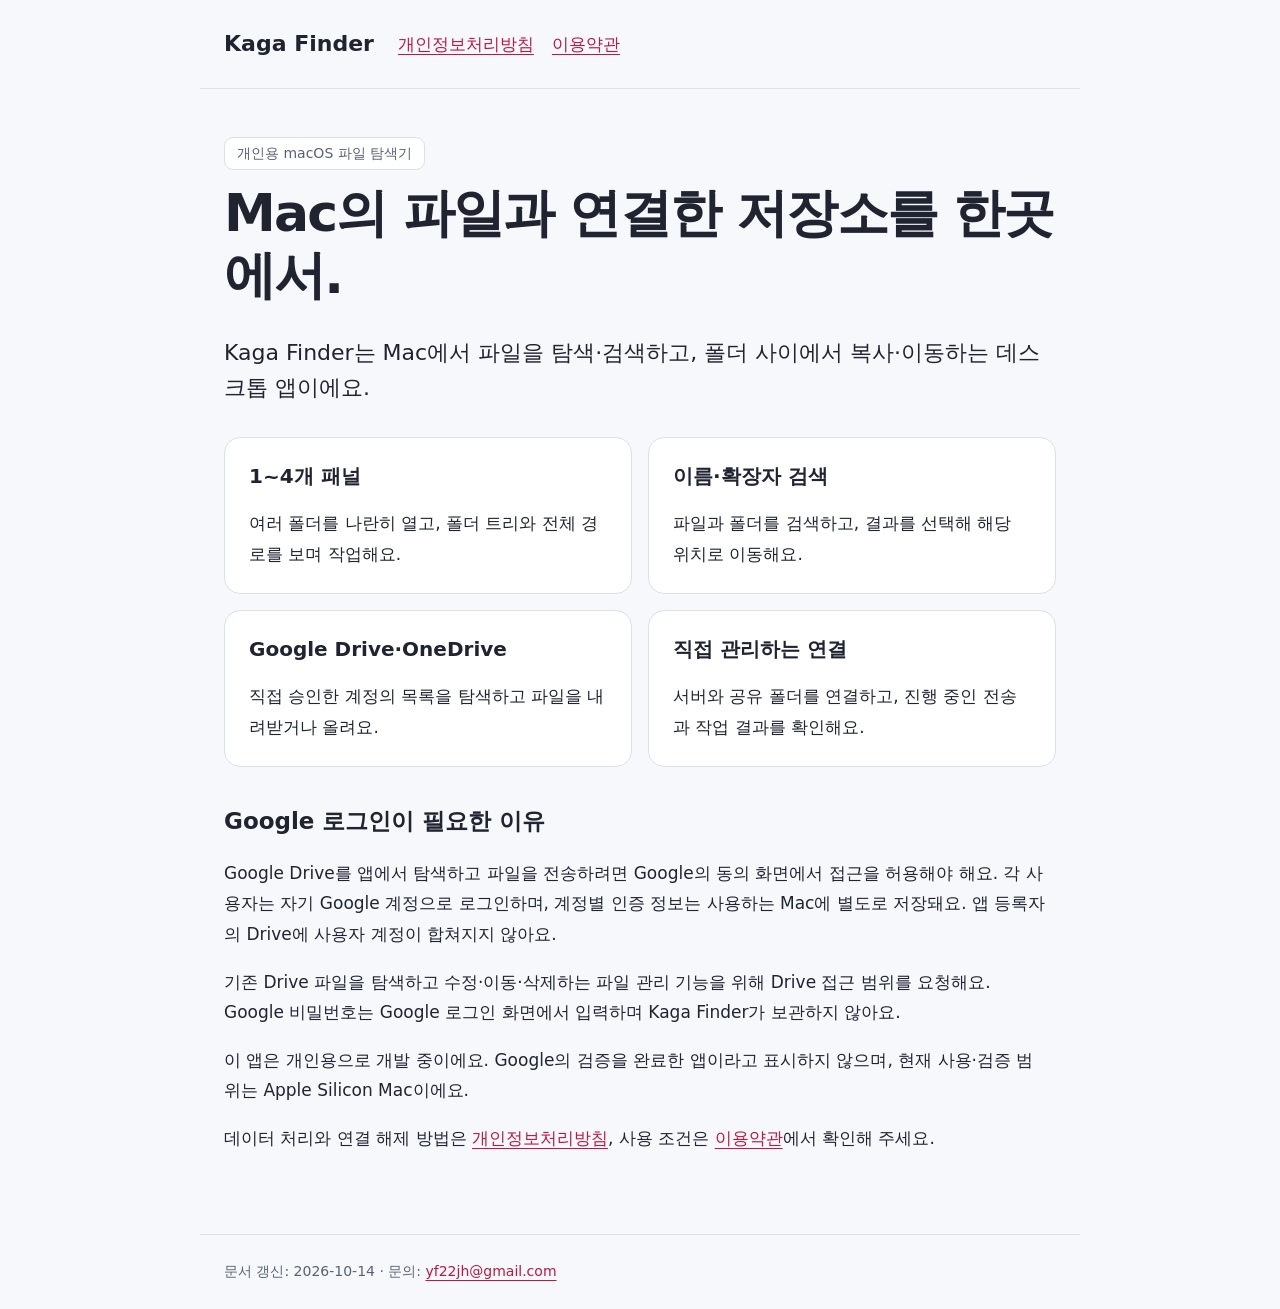
<file: index.html>
<!doctype html>
<html lang="ko">
<head><meta charset="utf-8"><meta name="viewport" content="width=device-width,initial-scale=1"><meta name="robots" content="noindex"><meta name="google-site-verification" content="x8hfZvwmJFwb2WfBDXRhkUh8KxrBwkujAGec5ZyohfI" /><title>Kaga Finder — Mac 파일 탐색기</title><link rel="stylesheet" href="site.css"></head>
<body>
<header><a href="index.html">Kaga Finder</a><nav aria-label="주요 메뉴"><a href="privacy.html">개인정보처리방침</a><a href="terms.html">이용약관</a></nav></header>
<main>
<span class="draft">개인용 macOS 파일 탐색기</span>
<h1>Mac의 파일과 연결한 저장소를 한곳에서.</h1>
<p class="lead">Kaga Finder는 Mac에서 파일을 탐색·검색하고, 폴더 사이에서 복사·이동하는 데스크톱 앱이에요.</p>
<div class="cards">
<article><h2>1~4개 패널</h2><p>여러 폴더를 나란히 열고, 폴더 트리와 전체 경로를 보며 작업해요.</p></article>
<article><h2>이름·확장자 검색</h2><p>파일과 폴더를 검색하고, 결과를 선택해 해당 위치로 이동해요.</p></article>
<article><h2>Google Drive·OneDrive</h2><p>직접 승인한 계정의 목록을 탐색하고 파일을 내려받거나 올려요.</p></article>
<article><h2>직접 관리하는 연결</h2><p>서버와 공유 폴더를 연결하고, 진행 중인 전송과 작업 결과를 확인해요.</p></article>
</div>
<h2>Google 로그인이 필요한 이유</h2>
<p>Google Drive를 앱에서 탐색하고 파일을 전송하려면 Google의 동의 화면에서 접근을 허용해야 해요. 각 사용자는 자기 Google 계정으로 로그인하며, 계정별 인증 정보는 사용하는 Mac에 별도로 저장돼요. 앱 등록자의 Drive에 사용자 계정이 합쳐지지 않아요.</p>
<p>기존 Drive 파일을 탐색하고 수정·이동·삭제하는 파일 관리 기능을 위해 Drive 접근 범위를 요청해요. Google 비밀번호는 Google 로그인 화면에서 입력하며 Kaga Finder가 보관하지 않아요.</p>
<p>이 앱은 개인용으로 개발 중이에요. Google의 검증을 완료한 앱이라고 표시하지 않으며, 현재 사용·검증 범위는 Apple Silicon Mac이에요.</p>
<p>데이터 처리와 연결 해제 방법은 <a href="privacy.html">개인정보처리방침</a>, 사용 조건은 <a href="terms.html">이용약관</a>에서 확인해 주세요.</p>
</main>
<footer>문서 갱신: 2026-10-14 · 문의: <a href="mailto:yf22jh@gmail.com">yf22jh@gmail.com</a></footer>
</body></html>
</file>
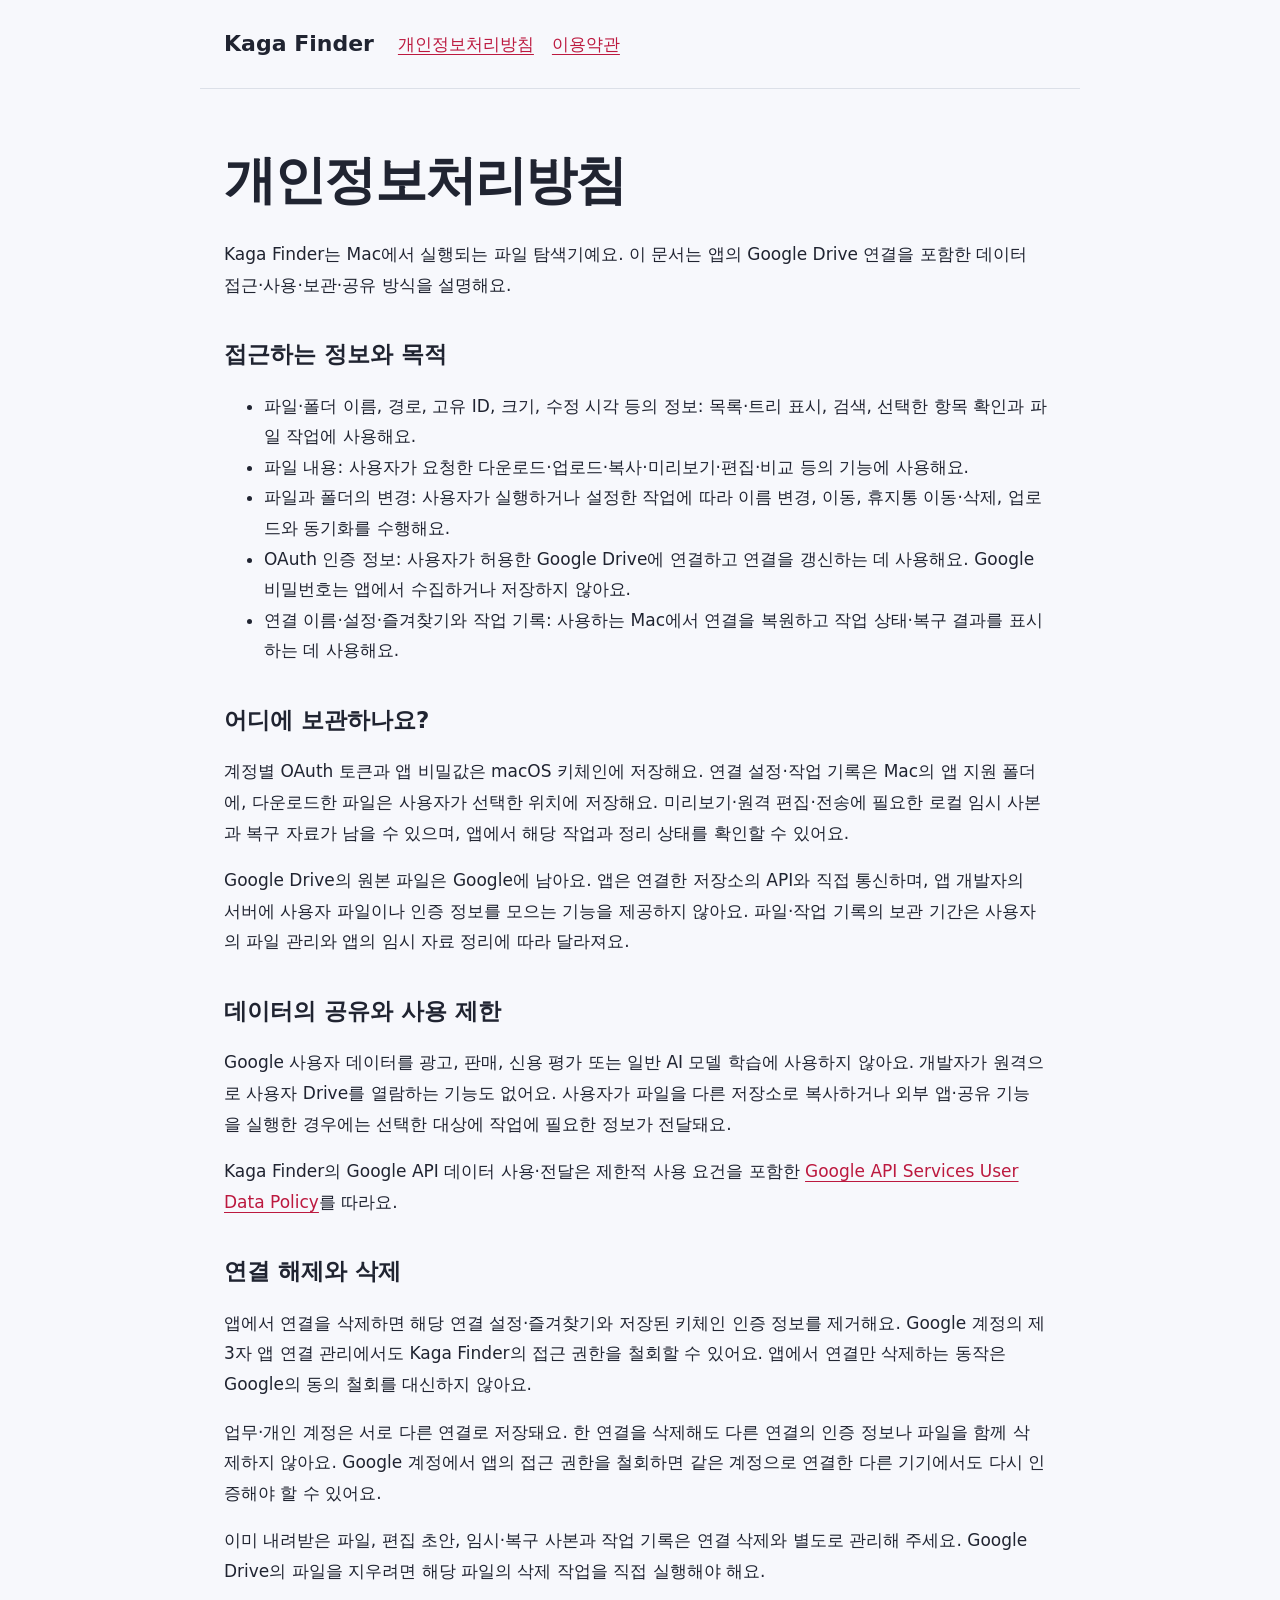
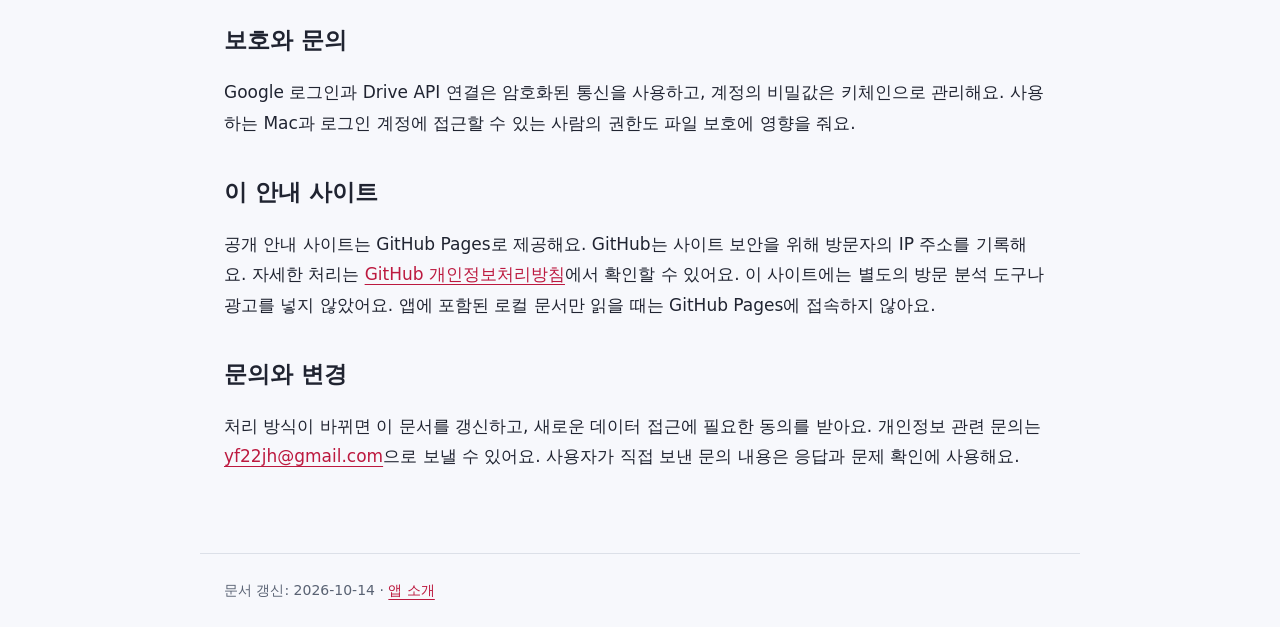
<file: privacy.html>
<!doctype html>
<html lang="ko">
<head><meta charset="utf-8"><meta name="viewport" content="width=device-width,initial-scale=1"><meta name="robots" content="noindex"><title>개인정보처리방침 — Kaga Finder</title><link rel="stylesheet" href="site.css"></head>
<body>
<header><a href="index.html">Kaga Finder</a><nav aria-label="주요 메뉴"><a href="privacy.html" aria-current="page">개인정보처리방침</a><a href="terms.html">이용약관</a></nav></header>
<main>
<h1>개인정보처리방침</h1>
<p>Kaga Finder는 Mac에서 실행되는 파일 탐색기예요. 이 문서는 앱의 Google Drive 연결을 포함한 데이터 접근·사용·보관·공유 방식을 설명해요.</p>
<h2>접근하는 정보와 목적</h2>
<ul><li>파일·폴더 이름, 경로, 고유 ID, 크기, 수정 시각 등의 정보: 목록·트리 표시, 검색, 선택한 항목 확인과 파일 작업에 사용해요.</li><li>파일 내용: 사용자가 요청한 다운로드·업로드·복사·미리보기·편집·비교 등의 기능에 사용해요.</li><li>파일과 폴더의 변경: 사용자가 실행하거나 설정한 작업에 따라 이름 변경, 이동, 휴지통 이동·삭제, 업로드와 동기화를 수행해요.</li><li>OAuth 인증 정보: 사용자가 허용한 Google Drive에 연결하고 연결을 갱신하는 데 사용해요. Google 비밀번호는 앱에서 수집하거나 저장하지 않아요.</li><li>연결 이름·설정·즐겨찾기와 작업 기록: 사용하는 Mac에서 연결을 복원하고 작업 상태·복구 결과를 표시하는 데 사용해요.</li></ul>
<h2>어디에 보관하나요?</h2>
<p>계정별 OAuth 토큰과 앱 비밀값은 macOS 키체인에 저장해요. 연결 설정·작업 기록은 Mac의 앱 지원 폴더에, 다운로드한 파일은 사용자가 선택한 위치에 저장해요. 미리보기·원격 편집·전송에 필요한 로컬 임시 사본과 복구 자료가 남을 수 있으며, 앱에서 해당 작업과 정리 상태를 확인할 수 있어요.</p>
<p>Google Drive의 원본 파일은 Google에 남아요. 앱은 연결한 저장소의 API와 직접 통신하며, 앱 개발자의 서버에 사용자 파일이나 인증 정보를 모으는 기능을 제공하지 않아요. 파일·작업 기록의 보관 기간은 사용자의 파일 관리와 앱의 임시 자료 정리에 따라 달라져요.</p>
<h2>데이터의 공유와 사용 제한</h2>
<p>Google 사용자 데이터를 광고, 판매, 신용 평가 또는 일반 AI 모델 학습에 사용하지 않아요. 개발자가 원격으로 사용자 Drive를 열람하는 기능도 없어요. 사용자가 파일을 다른 저장소로 복사하거나 외부 앱·공유 기능을 실행한 경우에는 선택한 대상에 작업에 필요한 정보가 전달돼요.</p>
<p>Kaga Finder의 Google API 데이터 사용·전달은 제한적 사용 요건을 포함한 <a href="https://developers.google.com/terms/api-services-user-data-policy">Google API Services User Data Policy</a>를 따라요.</p>
<h2>연결 해제와 삭제</h2>
<p>앱에서 연결을 삭제하면 해당 연결 설정·즐겨찾기와 저장된 키체인 인증 정보를 제거해요. Google 계정의 제3자 앱 연결 관리에서도 Kaga Finder의 접근 권한을 철회할 수 있어요. 앱에서 연결만 삭제하는 동작은 Google의 동의 철회를 대신하지 않아요.</p>
<p>업무·개인 계정은 서로 다른 연결로 저장돼요. 한 연결을 삭제해도 다른 연결의 인증 정보나 파일을 함께 삭제하지 않아요. Google 계정에서 앱의 접근 권한을 철회하면 같은 계정으로 연결한 다른 기기에서도 다시 인증해야 할 수 있어요.</p>
<p>이미 내려받은 파일, 편집 초안, 임시·복구 사본과 작업 기록은 연결 삭제와 별도로 관리해 주세요. Google Drive의 파일을 지우려면 해당 파일의 삭제 작업을 직접 실행해야 해요.</p>
<h2>보호와 문의</h2>
<p>Google 로그인과 Drive API 연결은 암호화된 통신을 사용하고, 계정의 비밀값은 키체인으로 관리해요. 사용하는 Mac과 로그인 계정에 접근할 수 있는 사람의 권한도 파일 보호에 영향을 줘요.</p>
<h2>이 안내 사이트</h2>
<p>공개 안내 사이트는 GitHub Pages로 제공해요. GitHub는 사이트 보안을 위해 방문자의 IP 주소를 기록해요. 자세한 처리는 <a href="https://docs.github.com/en/site-policy/privacy-policies/github-general-privacy-statement">GitHub 개인정보처리방침</a>에서 확인할 수 있어요. 이 사이트에는 별도의 방문 분석 도구나 광고를 넣지 않았어요. 앱에 포함된 로컬 문서만 읽을 때는 GitHub Pages에 접속하지 않아요.</p>
<h2>문의와 변경</h2>
<p>처리 방식이 바뀌면 이 문서를 갱신하고, 새로운 데이터 접근에 필요한 동의를 받아요. 개인정보 관련 문의는 <a href="mailto:yf22jh@gmail.com">yf22jh@gmail.com</a>으로 보낼 수 있어요. 사용자가 직접 보낸 문의 내용은 응답과 문제 확인에 사용해요.</p>
</main><footer>문서 갱신: 2026-10-14 · <a href="index.html">앱 소개</a></footer>
</body></html>
</file>
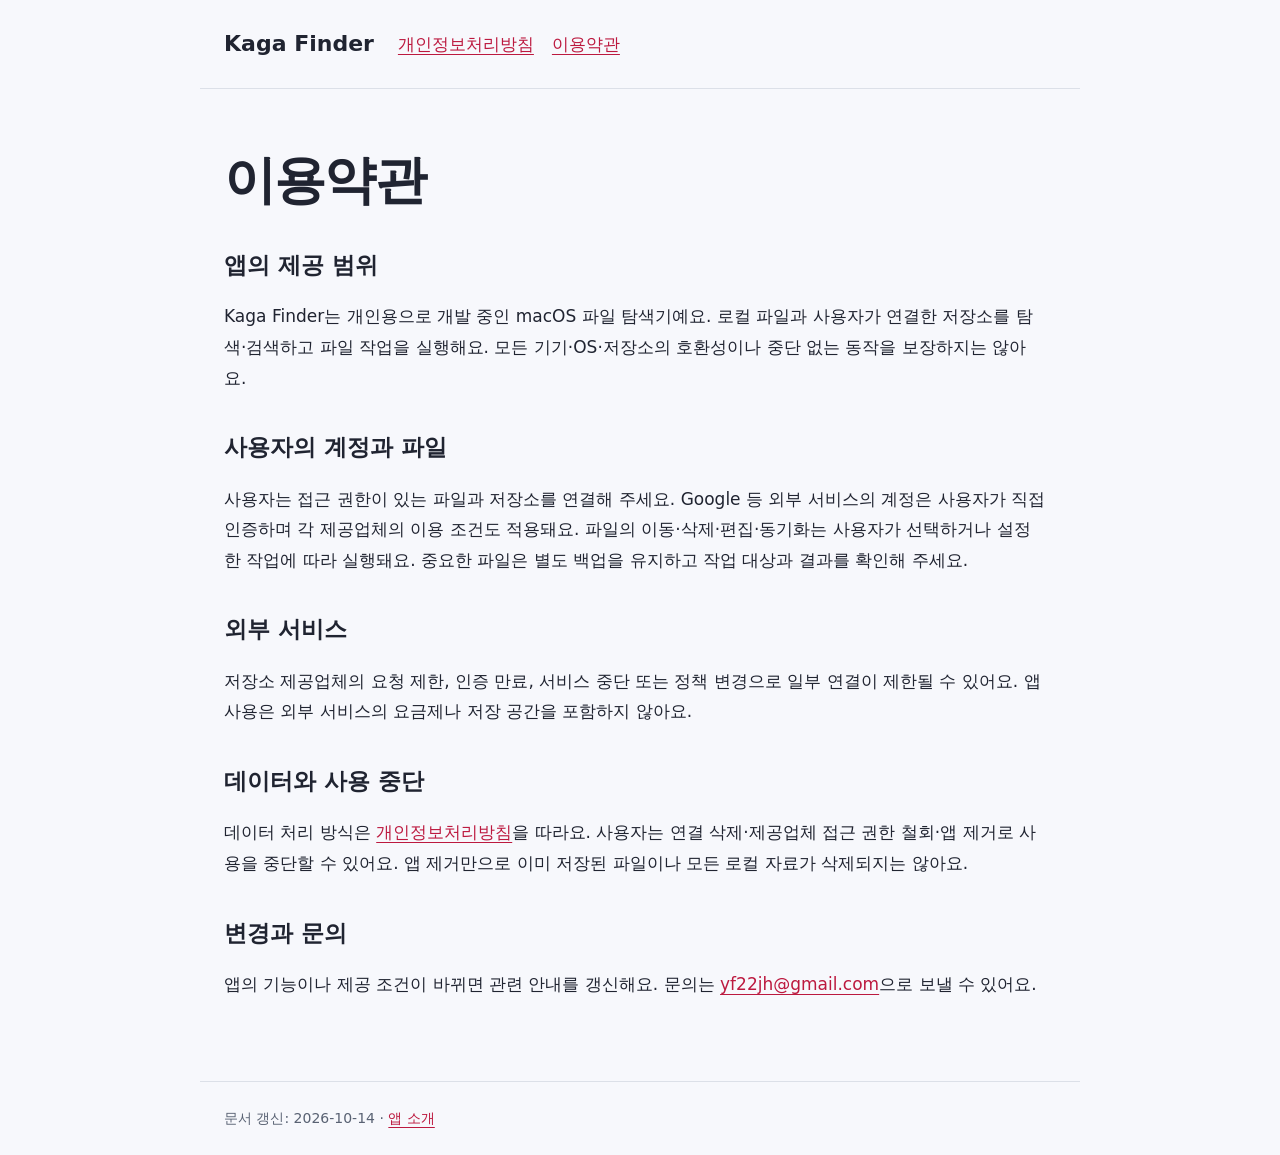
<file: terms.html>
<!doctype html>
<html lang="ko">
<head><meta charset="utf-8"><meta name="viewport" content="width=device-width,initial-scale=1"><meta name="robots" content="noindex"><title>이용약관 — Kaga Finder</title><link rel="stylesheet" href="site.css"></head>
<body>
<header><a href="index.html">Kaga Finder</a><nav aria-label="주요 메뉴"><a href="privacy.html">개인정보처리방침</a><a href="terms.html" aria-current="page">이용약관</a></nav></header>
<main>
<h1>이용약관</h1>
<h2>앱의 제공 범위</h2><p>Kaga Finder는 개인용으로 개발 중인 macOS 파일 탐색기예요. 로컬 파일과 사용자가 연결한 저장소를 탐색·검색하고 파일 작업을 실행해요. 모든 기기·OS·저장소의 호환성이나 중단 없는 동작을 보장하지는 않아요.</p>
<h2>사용자의 계정과 파일</h2><p>사용자는 접근 권한이 있는 파일과 저장소를 연결해 주세요. Google 등 외부 서비스의 계정은 사용자가 직접 인증하며 각 제공업체의 이용 조건도 적용돼요. 파일의 이동·삭제·편집·동기화는 사용자가 선택하거나 설정한 작업에 따라 실행돼요. 중요한 파일은 별도 백업을 유지하고 작업 대상과 결과를 확인해 주세요.</p>
<h2>외부 서비스</h2><p>저장소 제공업체의 요청 제한, 인증 만료, 서비스 중단 또는 정책 변경으로 일부 연결이 제한될 수 있어요. 앱 사용은 외부 서비스의 요금제나 저장 공간을 포함하지 않아요.</p>
<h2>데이터와 사용 중단</h2><p>데이터 처리 방식은 <a href="privacy.html">개인정보처리방침</a>을 따라요. 사용자는 연결 삭제·제공업체 접근 권한 철회·앱 제거로 사용을 중단할 수 있어요. 앱 제거만으로 이미 저장된 파일이나 모든 로컬 자료가 삭제되지는 않아요.</p>
<h2>변경과 문의</h2><p>앱의 기능이나 제공 조건이 바뀌면 관련 안내를 갱신해요. 문의는 <a href="mailto:yf22jh@gmail.com">yf22jh@gmail.com</a>으로 보낼 수 있어요.</p>
</main><footer>문서 갱신: 2026-10-14 · <a href="index.html">앱 소개</a></footer>
</body></html>
</file>
<file: site.css>
:root { color-scheme: light dark; --bg: #f7f8fc; --surface: #fff; --ink: #202431; --muted: #596273; --accent: #bc193f; --line: #dce0e8; }
* { box-sizing: border-box; }
body { margin: 0; background: var(--bg); color: var(--ink); font: 17px/1.8 system-ui, sans-serif; }
header, main, footer { max-width: 880px; margin: auto; padding: 24px; }
header { display: flex; gap: 24px; align-items: center; flex-wrap: wrap; border-bottom: 1px solid var(--line); }
header > a { font-size: 22px; font-weight: 750; text-decoration: none; color: var(--ink); }
nav { display: flex; gap: 18px; flex-wrap: wrap; }
a { color: var(--accent); text-underline-offset: 4px; overflow-wrap: anywhere; }
a:focus-visible { outline: 3px solid var(--accent); outline-offset: 5px; }
main { padding-top: 48px; padding-bottom: 64px; }
h1 { font-size: clamp(32px, 6vw, 52px); line-height: 1.2; letter-spacing: -.035em; margin: 12px 0 28px; }
h2 { font-size: 23px; line-height: 1.45; margin-top: 38px; }
p, li { max-width: 76ch; }
.draft { display: inline-block; border: 1px solid var(--line); background: var(--surface); border-radius: 9px; padding: 3px 12px; font-size: 14px; color: var(--muted); }
.lead { font-size: 22px; line-height: 1.6; }
.cards { display: grid; grid-template-columns: repeat(2, minmax(0, 1fr)); gap: 16px; margin: 32px 0; }
.cards article { padding: 24px; background: var(--surface); border: 1px solid var(--line); border-radius: 16px; }
.cards h2 { margin-top: 0; font-size: 20px; }
.cards p { margin-bottom: 0; }
footer { border-top: 1px solid var(--line); color: var(--muted); font-size: 14px; }
code { overflow-wrap: anywhere; font-size: .9em; }
@media (max-width: 600px) { .cards { grid-template-columns: 1fr; } header, main, footer { padding-left: 20px; padding-right: 20px; } }
@media (prefers-color-scheme: dark) { :root { --bg: #15171f; --surface: #20232d; --ink: #f0f2f7; --muted: #bac2d1; --accent: #ff859f; --line: #3a4050; } }
</file>
